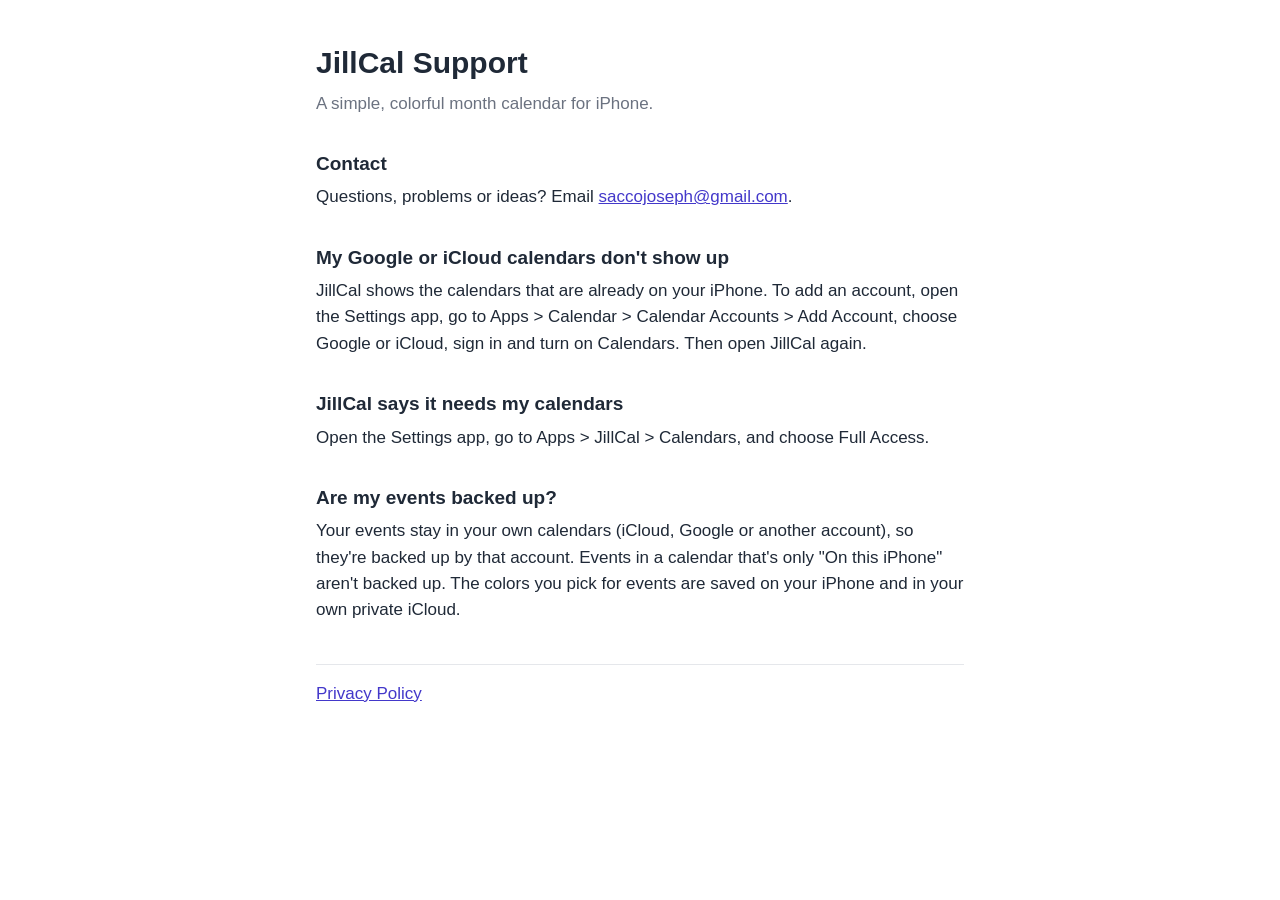
<file: index.html>
<!doctype html>
<html lang="en">
<head>
<meta charset="utf-8">
<meta name="viewport" content="width=device-width, initial-scale=1">
<title>JillCal Support</title>
<link rel="stylesheet" href="style.css">
</head>
<body>
<main>
<h1>JillCal Support</h1>
<p class="muted">A simple, colorful month calendar for iPhone.</p>

<h2>Contact</h2>
<p>Questions, problems or ideas? Email <a href="mailto:saccojoseph@gmail.com?subject=JillCal">saccojoseph@gmail.com</a>.</p>

<h2>My Google or iCloud calendars don't show up</h2>
<p>JillCal shows the calendars that are already on your iPhone. To add an account, open the Settings app, go to Apps &gt; Calendar &gt; Calendar Accounts &gt; Add Account, choose Google or iCloud, sign in and turn on Calendars. Then open JillCal again.</p>

<h2>JillCal says it needs my calendars</h2>
<p>Open the Settings app, go to Apps &gt; JillCal &gt; Calendars, and choose Full Access.</p>

<h2>Are my events backed up?</h2>
<p>Your events stay in your own calendars (iCloud, Google or another account), so they're backed up by that account. Events in a calendar that's only "On this iPhone" aren't backed up. The colors you pick for events are saved on your iPhone and in your own private iCloud.</p>

<nav><a href="privacy.html">Privacy Policy</a></nav>
</main>
</body>
</html>
</file>
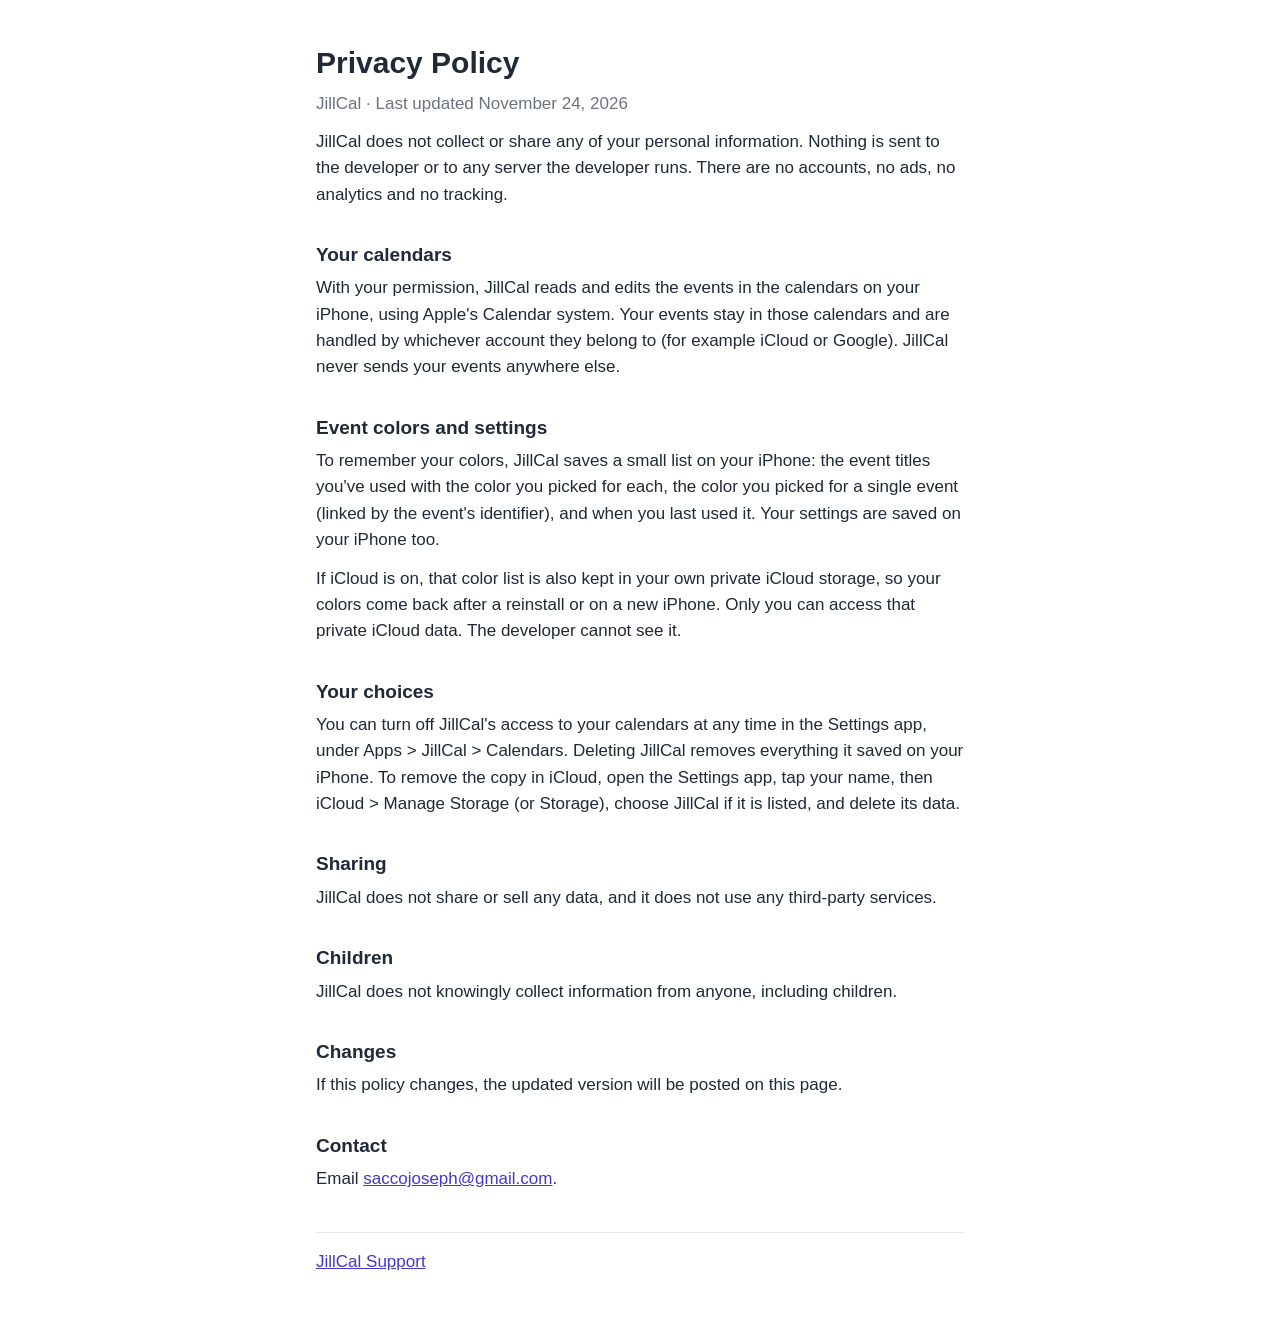
<file: privacy.html>
<!doctype html>
<html lang="en">
<head>
<meta charset="utf-8">
<meta name="viewport" content="width=device-width, initial-scale=1">
<title>JillCal Privacy Policy</title>
<link rel="stylesheet" href="style.css">
</head>
<body>
<main>
<h1>Privacy Policy</h1>
<p class="muted">JillCal · Last updated November 24, 2026</p>

<p>JillCal does not collect or share any of your personal information. Nothing is sent to the developer or to any server the developer runs. There are no accounts, no ads, no analytics and no tracking.</p>

<h2>Your calendars</h2>
<p>With your permission, JillCal reads and edits the events in the calendars on your iPhone, using Apple's Calendar system. Your events stay in those calendars and are handled by whichever account they belong to (for example iCloud or Google). JillCal never sends your events anywhere else.</p>

<h2>Event colors and settings</h2>
<p>To remember your colors, JillCal saves a small list on your iPhone: the event titles you've used with the color you picked for each, the color you picked for a single event (linked by the event's identifier), and when you last used it. Your settings are saved on your iPhone too.</p>
<p>If iCloud is on, that color list is also kept in your own private iCloud storage, so your colors come back after a reinstall or on a new iPhone. Only you can access that private iCloud data. The developer cannot see it.</p>

<h2>Your choices</h2>
<p>You can turn off JillCal's access to your calendars at any time in the Settings app, under Apps &gt; JillCal &gt; Calendars. Deleting JillCal removes everything it saved on your iPhone. To remove the copy in iCloud, open the Settings app, tap your name, then iCloud &gt; Manage Storage (or Storage), choose JillCal if it is listed, and delete its data.</p>

<h2>Sharing</h2>
<p>JillCal does not share or sell any data, and it does not use any third-party services.</p>

<h2>Children</h2>
<p>JillCal does not knowingly collect information from anyone, including children.</p>

<h2>Changes</h2>
<p>If this policy changes, the updated version will be posted on this page.</p>

<h2>Contact</h2>
<p>Email <a href="mailto:saccojoseph@gmail.com?subject=JillCal%20privacy">saccojoseph@gmail.com</a>.</p>

<nav><a href="index.html">JillCal Support</a></nav>
</main>
</body>
</html>
</file>
<file: style.css>
:root { --bg: #ffffff; --text: #1f2937; --muted: #6b7280; --accent: #4338ca; --line: #e5e7eb; }
@media (prefers-color-scheme: dark) { :root { --bg: #0b1120; --text: #e5e7eb; --muted: #9ca3af; --accent: #a5b4fc; --line: #273244; } }
* { box-sizing: border-box; }
body { margin: 0; background: var(--bg); color: var(--text); font: 17px/1.55 -apple-system, BlinkMacSystemFont, "Segoe UI", Helvetica, Arial, sans-serif; }
main { max-width: 680px; margin: 0 auto; padding: 40px 16px 64px; }
h1 { font-size: 30px; margin: 0 0 4px; }
h2 { font-size: 19px; margin: 32px 0 6px; }
p, li { margin: 0 0 12px; }
.muted { color: var(--muted); }
a { color: var(--accent); }
nav { border-top: 1px solid var(--line); margin-top: 40px; padding-top: 16px; }
</file>
